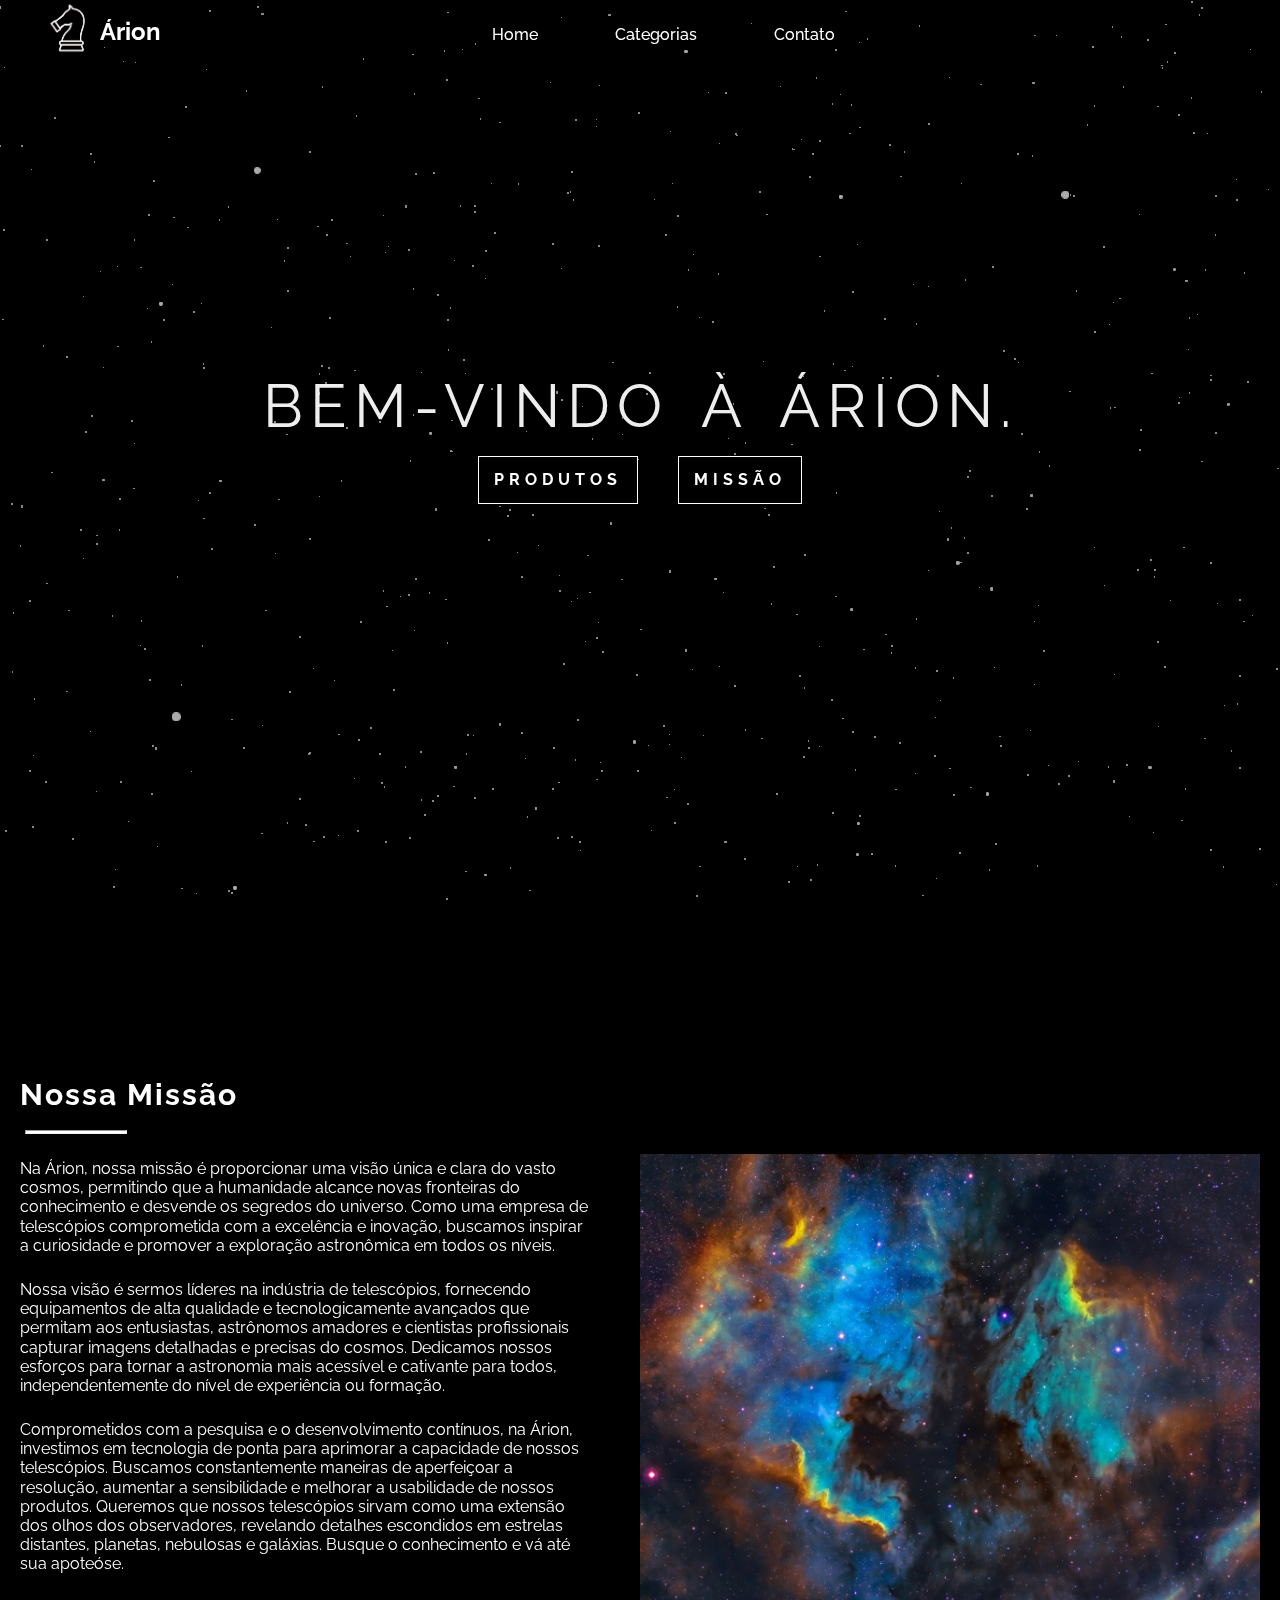
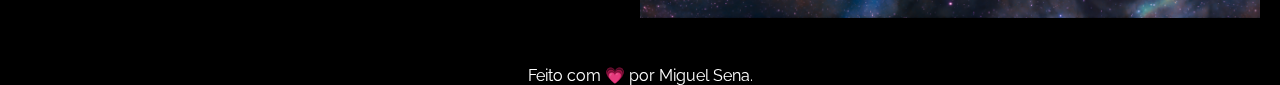
<file: index.html>
<!DOCTYPE html>
<html lang="pt-br">

<head>
    <meta charset="UTF-8">
    <meta http-equiv="X-UA-Compatible" content="IE=edge">
    <meta name="viewport" content="width=device-width, initial-scale=1.0">
    <link rel="stylesheet" href="https://cdnjs.cloudflare.com/ajax/libs/font-awesome/6.4.0/css/all.min.css" integrity="sha512-iecdLmaskl7CVkqkXNQ/ZH/XLlvWZOJyj7Yy7tcenmpD1ypASozpmT/E0iPtmFIB46ZmdtAc9eNBvH0H/ZpiBw==" crossorigin="anonymous" referrerpolicy="no-referrer" />
    <link href="https://fonts.googleapis.com/css?family=Raleway&display=swap" rel="stylesheet"> 
    <title>Árion Lens</title>
    <link
  rel="stylesheet"
  href="https://cdn.jsdelivr.net/npm/swiper@10/swiper-bundle.min.css"
/>
    <link rel="stylesheet" href="assets/styles/home/style.css">
    <link rel="stylesheet" href="assets/styles/reset.css">
</head>

<body id="inicio">
    <header class="nav">
        <div class="navbar">
            <div class="logo"><a href="index.html"><img src="assets/imgs/logo-arion-branco.png" width="60" height="60" alt="">Árion</a></div>
            <ul class="links">
                <li><a href="index.html">Home</a></li>
                <li><a href="produtos.html" id="categorias">Categorias<div class="dropdown-content">
                    <a href="produtos.html#telescopios" class="dropdown__itens">Telescópios</a>
                    <a href="produtos.html#microscopios" class="dropdown__itens">Microscópios</a>
                    <a href="produtos.html#lunetas" class="dropdown__itens">Lunetas</a>
                    <a href="lembranças.html" class="dropdown__itens">Lembranças</a>
                </div></a></li>
                <li><a href="contato.html">Contato</a></li>
            </ul>
            <div class="nav_icons">
              <a href="login.html" class="action_btn"><i class="fa-solid fa-user"></i></a>
              <a href="carrinho.html" class="action_btn"><i class="fa-solid fa-cart-shopping"></i></a>
            </div>
            <div class="toggle_btn">
                <i class="fa-solid fa-bars"></i>
            </div>
        </div>
        <div class="dropdown_menu">
            <li><a href="index.html">Home</a></li>
            <li>
                <a href="produtos.html" id="categorias__mobile">Categorias
                    <div class="dropdown-content">
                        <a href="produtos.html#telescopios" class="dropdown__itens__mobile">Telescópios</a>
                        <a href="produtos.html#microscopios" class="dropdown__itens__mobile">Microscópios</a>
                        <a href="produtos.html#lunetas" class="dropdown__itens__mobile">Lunetas</a> 
                    </div>
                </a>
            <li><a href="lembranças.html" class="dropdown__itens__mobile">Lembranças</a></li>
            <li><a href="contato.html">Contato</a></li>
        </div>
    </header>
    <section class="banner">
      <div class="text-box">
        <div class="heading">Bem-vindo à Árion.</div>
        <div class="button-wrapper">
            <a href="produtos.html" class="button">Produtos</a>
            <a href="#mission" class="button">Missão</a>
        </div>
      </div>
    </section>
    <main>
        <a href="#" class="voltar"><i class="fa-solid fa-arrow-up-long" style="color: #ffffff;"></i></a>
        <section id="mission">
            <h2 class="mission__titulo">Nossa Missão</h2>
            <hr class="sublinhado" id="sublinhado__mission">
            <div class="container">
                <div class="mission__textos">
                    <p class="mission_text">Na Árion, nossa missão é proporcionar uma visão única e clara do vasto cosmos, permitindo que a humanidade alcance novas fronteiras do conhecimento e desvende os segredos do universo. Como uma empresa de telescópios comprometida com a excelência e inovação, buscamos inspirar a curiosidade e promover a exploração astronômica em todos os níveis.</p>
                    <p class="mission_text">Nossa visão é sermos líderes na indústria de telescópios, fornecendo equipamentos de alta qualidade e tecnologicamente avançados que permitam aos entusiastas, astrônomos amadores e cientistas profissionais capturar imagens detalhadas e precisas do cosmos. Dedicamos nossos esforços para tornar a astronomia mais acessível e cativante para todos, independentemente do nível de experiência ou formação.</p>
                    <p class="mission_text">Comprometidos com a pesquisa e o desenvolvimento contínuos, na Árion, investimos em tecnologia de ponta para aprimorar a capacidade de nossos telescópios. Buscamos constantemente maneiras de aperfeiçoar a resolução, aumentar a sensibilidade e melhorar a usabilidade de nossos produtos. Queremos que nossos telescópios sirvam como uma extensão dos olhos dos observadores, revelando detalhes escondidos em estrelas distantes, planetas, nebulosas e galáxias. Busque o conhecimento e vá até sua apoteóse.</p>
                </div>
                <img src="assets/imgs/home/missao.jpg" alt="" class="mission__img">
            </div>   
        </section>
    </main>
    <footer>
        Feito com &#128151 por<a href="#"> Miguel Sena.</a>
    </footer>
    <script src="assets/scripts/Home/three.min.js"></script>
    <script src="assets/scripts/Home/drop.js"></script>
    <script src="assets/scripts/Home/mov.js"></script>
    <script src="https://cdn.jsdelivr.net/npm/swiper@10/swiper-bundle.min.js"></script>
    <script src="assets/scripts/Home/swiper.js"></script>
    <script src="assets/scripts/Home/scroll.js"></script>
</body>

</html>
</file>
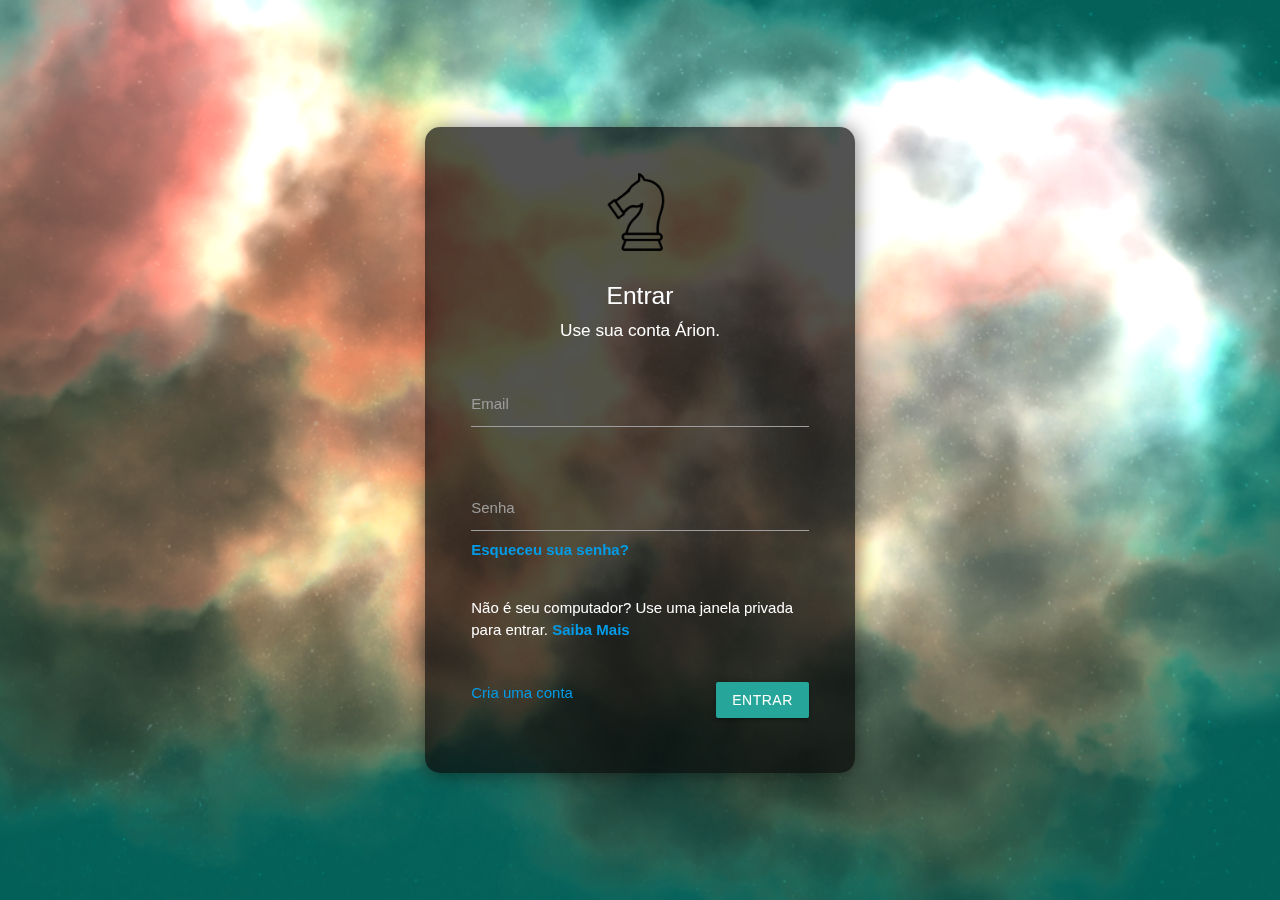
<file: login.html>
<!DOCTYPE html>
<html>
  <head>
    <meta charset="UTF-8" />
    <link rel="stylesheet" type="text/css" href="assets/styles/login/style.css" />
    <link rel="stylesheet" href="https://cdnjs.cloudflare.com/ajax/libs/font-awesome/6.4.0/css/all.min.css" integrity="sha512-iecdLmaskl7CVkqkXNQ/ZH/XLlvWZOJyj7Yy7tcenmpD1ypASozpmT/E0iPtmFIB46ZmdtAc9eNBvH0H/ZpiBw==" crossorigin="anonymous" referrerpolicy="no-referrer" />
    <link rel="stylesheet" href="https://cdnjs.cloudflare.com/ajax/libs/materialize/1.0.0/css/materialize.min.css">
    <script src="https://cdnjs.cloudflare.com/ajax/libs/materialize/1.0.0/js/materialize.min.js"></script>
  </head>
  <body>
     <div class="login-div">
      <a href="index.html"><i class="fa-solid fa-arrow-left voltar"></i></a>
      <div class="row">
        <div class="logo"><img src="assets/styles/login/logo-arion.png" alt="" width="100%"></div>
      </div>
      <div class="row center-align">
        <h5>Entrar</h5>
        <h6>Use sua conta Árion.</h6>
      </div>
      <div class="row">
        <div class="input-field col s12">
          <input id="email_input" type="email" class="validate">
          <label for="email_input">Email</label>
        </div>
      </div>
      <div class="row">
        <div class="input-field col s12">
          <input id="password_input" type="password" class="validate">
          <label for="password_input">Senha</label>
          <div><a href="#"><b>Esqueceu sua senha?</b></a></div>
        </div>
      </div>
      <div class="row">
        <div class="col s12">Não é seu computador? Use uma janela privada para entrar. <a href="#"><b>Saiba Mais</b></a></div>
      </div>
      <div class="row"></div>
      <div class="row">
        <div class="col s6"><a href="registro.html">Cria uma conta</a></div>
        <div class="col s6 right-align"><a class="waves-effect waves-light btn">Entrar</a></div>
      </div>
    </div>
    <script src="assets/scripts/Login/three.min.js"></script>
    <script src="assets/scripts/Login/postprocessing.min.js"></script>
    <script src="assets/scripts/Login/mov.js"></script>
  </body>
</html>
</file>
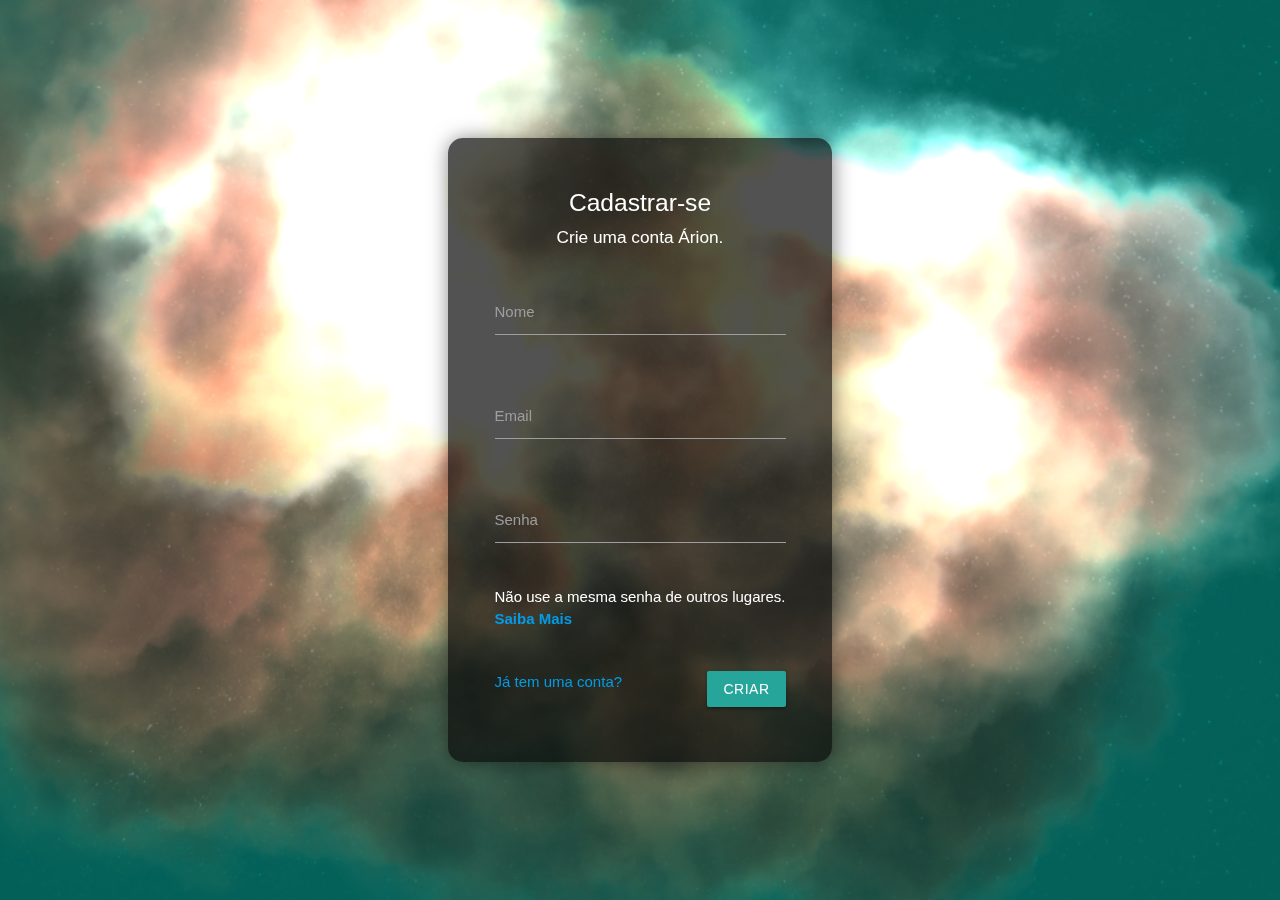
<file: registro.html>
<!DOCTYPE html>
<html>
  <head>
    <meta charset="UTF-8" />
    <link rel="stylesheet" type="text/css" href="assets/styles/login/style.css" />
    <link rel="stylesheet" href="https://cdnjs.cloudflare.com/ajax/libs/font-awesome/6.4.0/css/all.min.css" integrity="sha512-iecdLmaskl7CVkqkXNQ/ZH/XLlvWZOJyj7Yy7tcenmpD1ypASozpmT/E0iPtmFIB46ZmdtAc9eNBvH0H/ZpiBw==" crossorigin="anonymous" referrerpolicy="no-referrer" />
    <link rel="stylesheet" href="https://cdnjs.cloudflare.com/ajax/libs/materialize/1.0.0/css/materialize.min.css">
    <script src="https://cdnjs.cloudflare.com/ajax/libs/materialize/1.0.0/js/materialize.min.js"></script>
  </head>
  <body>
     <div class="login-div">
      <a href="index.html"><i class="fa-solid fa-arrow-left voltar"></i></a>

      <div class="row center-align">
        <h5>Cadastrar-se</h5>
        <h6>Crie uma conta Árion.</h6>
      </div>
      <div class="row">
        <div class="input-field col s12">
          <input id="email_input" type="text" class="validate">
          <label for="email_input">Nome</label>
        </div>
      </div>
      <div class="row">
        <div class="input-field col s12">
          <input id="text_input" type="email" class="validate">
          <label for="text_input">Email</label>
        </div>
      </div>
      <div class="row">
        <div class="input-field col s12">
          <input id="password_input" type="password" class="validate">
          <label for="password_input">Senha</label>
        </div>
      </div>
      <div class="row">
        <div class="col s12">Não use a mesma senha de outros lugares.<br><a href="#"><b>Saiba Mais</b></a></div>
      </div>
      <div class="row"></div>
      <div class="row">
        <div class="col s6"><a href="login.html">Já tem uma conta?</a></div>
        <div class="col s6 right-align"><a class="waves-effect waves-light btn">Criar</a></div>
      </div>
    </div>
    <script src="assets/scripts/Login/three.min.js"></script>
    <script src="assets/scripts/Login/postprocessing.min.js"></script>
    <script src="assets/scripts/Login/mov.js"></script>
  </body>
</html>
</file>
<file: assets/styles/home/style.css>
*{
  font-family: 'Raleway', sans-serif;
  scroll-behavior: smooth;
}
body {
  height: 100vh;
  position: relative;
  background-color: black;
}
header{
  position: fixed;
  width: 100%;
  height: 8%;
  transition: 1s;
  z-index: 99999999;
  padding: 0 2rem;
}
a{
  text-decoration: none;
  color: #ffffff;
}
li{
  list-style: none;
}
::-webkit-scrollbar {
  width: 0.5em;
}
::-webkit-scrollbar-track {
  background-color: #000000;
}
::-webkit-scrollbar-thumb {
  background-color: #8888881a;
  border-radius: 20px;
}
::-webkit-scrollbar-thumb:hover {
  background: #555;
}

.navbar{
  z-index: 99;
  font-weight: 500;
  width: 100%;
  height: 50px;
  max-width: 1200px;
  padding-top: 10px;
  position: fixed;
  display: flex;
  transform: translate(-50%, 0%);
  left: 50%;
  justify-content: space-between;
  align-items: center;
}
.logo{
  transform: translateY(-3px);
}
.navbar .logo a{
  font-size: 1.5rem;
  line-height: 5;
  font-weight: bold;
}
.branco{
  color: black!important;
  background-color: white!important;
}
.branco a{
  color: black!important;
}
.branco .logo img,.branco .fa-bars{
  filter: invert(1);
}
.navbar .logo a:hover{
  color: #ffffff;
}
.navbar .links{
  display: flex;
  gap: 4.8rem;
  margin-left: -10px;
}

.navbar .toggle_btn{
  color: white;
  font-size: 1.5rem;
  cursor: pointer;
  display: none;
}
.navbar img{
  transform: translateY(18px);
}
.nav_icons{
  display: flex;
}
.action_btn{
  padding: 0.5rem 1rem;
  font-size: 1.5rem;
  font-weight: bold;
  cursor: pointer;
}

/* Menu drop */
.dropdown_menu{
  display: none;
  position: absolute;
  right: 2rem;
  height: 0;
  top: 60px;
  width: 300px; 
  background: rgba(4, 29, 58, 0.582);
  backdrop-filter: blur(15px);
  border-radius: 15px;
  transition: height 0.2s cubic-bezier(0.175, 0.885, 0.32, 1.275);
  overflow: hidden;
}

.dropdown_menu.open{
  height: 150px;
}

.dropdown_menu li{
  padding: 0.7rem;
  display: flex;
  align-items: center;
  justify-content: center;
}
.dropdown_menu>li>a{
  color: white!important;
}

.dropdown_menu .action_btn{
  width: 100%;
  display: flex;
  justify-content: center;

}
canvas {
  position: absolute;
  max-width: 100%;
  top:0;
  left:0;
  z-index: -1;
}
.dropdown-content{
  display: none;
}
#categorias{
  position: relative;
}
.dropdown-content {
  display: none;
  flex-direction: column;
  position: absolute;
  top: 74%;
  left: 44%;
  background-color: white;
  color: black;
  padding: 15px 5px 15px 20px;
  width: 10%;
  justify-content: center;
  border-radius: 10px;
}



#categorias:hover ~ .dropdown-content,
.dropdown-content:hover {
  display: flex;
}
.dropdown__itens{
  color: black;

  padding: 5px;
}
.banner{
  display: flex;
  height: 100%;
  flex-direction: column;
  justify-content: center;
}
.text-box {
  font-size: 60px;
  letter-spacing: 7px;
  word-spacing: 12px;
  text-transform: uppercase;
  text-align: center;
  color:rgb(238, 238, 238);
}
.button-wrapper {
  display: flex;
  justify-content: center;
  align-items: center;
  padding: 20px;
  flex-direction: row;
}
.button {
  display: inline-block;
  font-size: 16px;
  font-weight: bold;
  padding: 15px;
  margin-left:20px;
  margin-right:20px;
  word-spacing: normal;
  letter-spacing: 5px;
  border: 1px solid white;
  background: black;
  cursor: pointer;
  transition: all 0.2s ease-in-out;
}
.button:hover{
  background: white;
  color: black;
}
main{
  background-color: rgb(black);
  margin-top: 120px;
}
footer{
  margin-top: 30px!important;
  color: white;
  background-color: black;
  display: flex!important;
  justify-content: center;

}
#mission{
  color: white;
  font-weight: 400;
  display: flex;
  flex-direction: column;
  justify-content: center;
  align-items: start;
  padding: 20px;
}
.mission__titulo{
  margin-top: 40px;
  font-size: 30px;
  letter-spacing: 2px;
}
.mission_text{
  line-height: 1.2;
  padding-top: 25px;
}
.mission__img{
  width: 100%;
  margin-top: 20px;
}
#produtos{
  background-color: black;
  height: 100vh;
}
.produtos__titulo{
  color: white;
  margin-top: 40px;
  font-size: 30px;
  letter-spacing: 2px;
  text-align: center;
}
.sublinhado{
  width: 75px;
  height: 2px;
  background-color: white;
  margin: 20px auto;
}
#sublinhado__mission{
  margin: 20px 0px 0px 5px;
  width: 100px;
}
.swiper {
  width: 95%;
  height: 95%;

}
.swiper-slide {
  text-align: center;
  font-size: 18px;
  background: #fff;
  height: calc((100% - 30px) / 2) !important;
  display: flex;
  align-items: center;
  flex-direction: column;
}
.produtos__itens{
  height: 100%;
  margin: 50px auto;
}
.slide__title{
  font-size: 20px;
  margin-top: 10px;
  font-weight: 500;
}
.slide__money{
  font-size: 20px;
  font-weight: 500;
  font-weight: 600;
}
.swiper-button-next,.swiper-button-prev{
  color: rgb(141, 141, 140)

}
.voltar{
  position: fixed;
  bottom: 50px;
  right: 2%;
  background-color: orange;
  padding: 18px;
  z-index: -5;
  border-radius: 50%;
  
}
.show{
  z-index: 5;
  transition: all 1s ease;
}
.slide__button{
  padding: 10px 20px;
  font-size: 15px;
  margin-top: 2px;
  font-weight: 500;
  border: 1px solid white;
  background: black;
  cursor: pointer;
  transition: all 0.2s ease-in-out;
}
.slide__button:hover{
  transform: scale(1.05);
}
@media (min-width: 1025px) {
  .container{
    display: flex;
    gap: 3em;
  }
  .container img{
    width: 50%;
  }
}
@media(max-width: 1024px){
  .navbar .links,
  .navbar .action_btn{
      display: none;
  }

  .navbar .toggle_btn{
      display: block;
  }

  .dropdown_menu{
      display: block;
  }
}

@media(max-width: 640px){
  .dropdown_menu{
      left: 2rem;
      width: unset;
  }
  .text-box {
    font-size: 35px;
    letter-spacing: 5px;
    word-spacing: 10px;
  }
  .button {
    font-size: 12px;
    padding: 10px;
    margin-left:10px;
    margin-right:10px;
    word-spacing: normal;
    letter-spacing: 3px;
  }
}
</file>
<file: assets/styles/login/style.css>
body {
  width: 100vw;
  height: 100vh;
  margin: 0;
  background: black;
  overflow: hidden;
  display: flex;
  justify-content: center;
  align-items: center;
}
canvas {
  position: absolute;
  top:0;
  left:0;
  z-index:-99;
}
.login-div {
  max-width: 430px;
  padding: 35px;
  border-radius: 15px;
  color:white;
  background: rgba(8,8,8,0.7);
  box-shadow: 1px 1px 20px rgba(0, 0, 0, 0.5);
}
.logo {
  background-image: url("logo-arion.png");
  width:100px;
  height:100px;
  border-radius: 50%;
  margin:0 auto;
}
.voltar{
  color: rgb(167, 164, 164);
}
</file>
